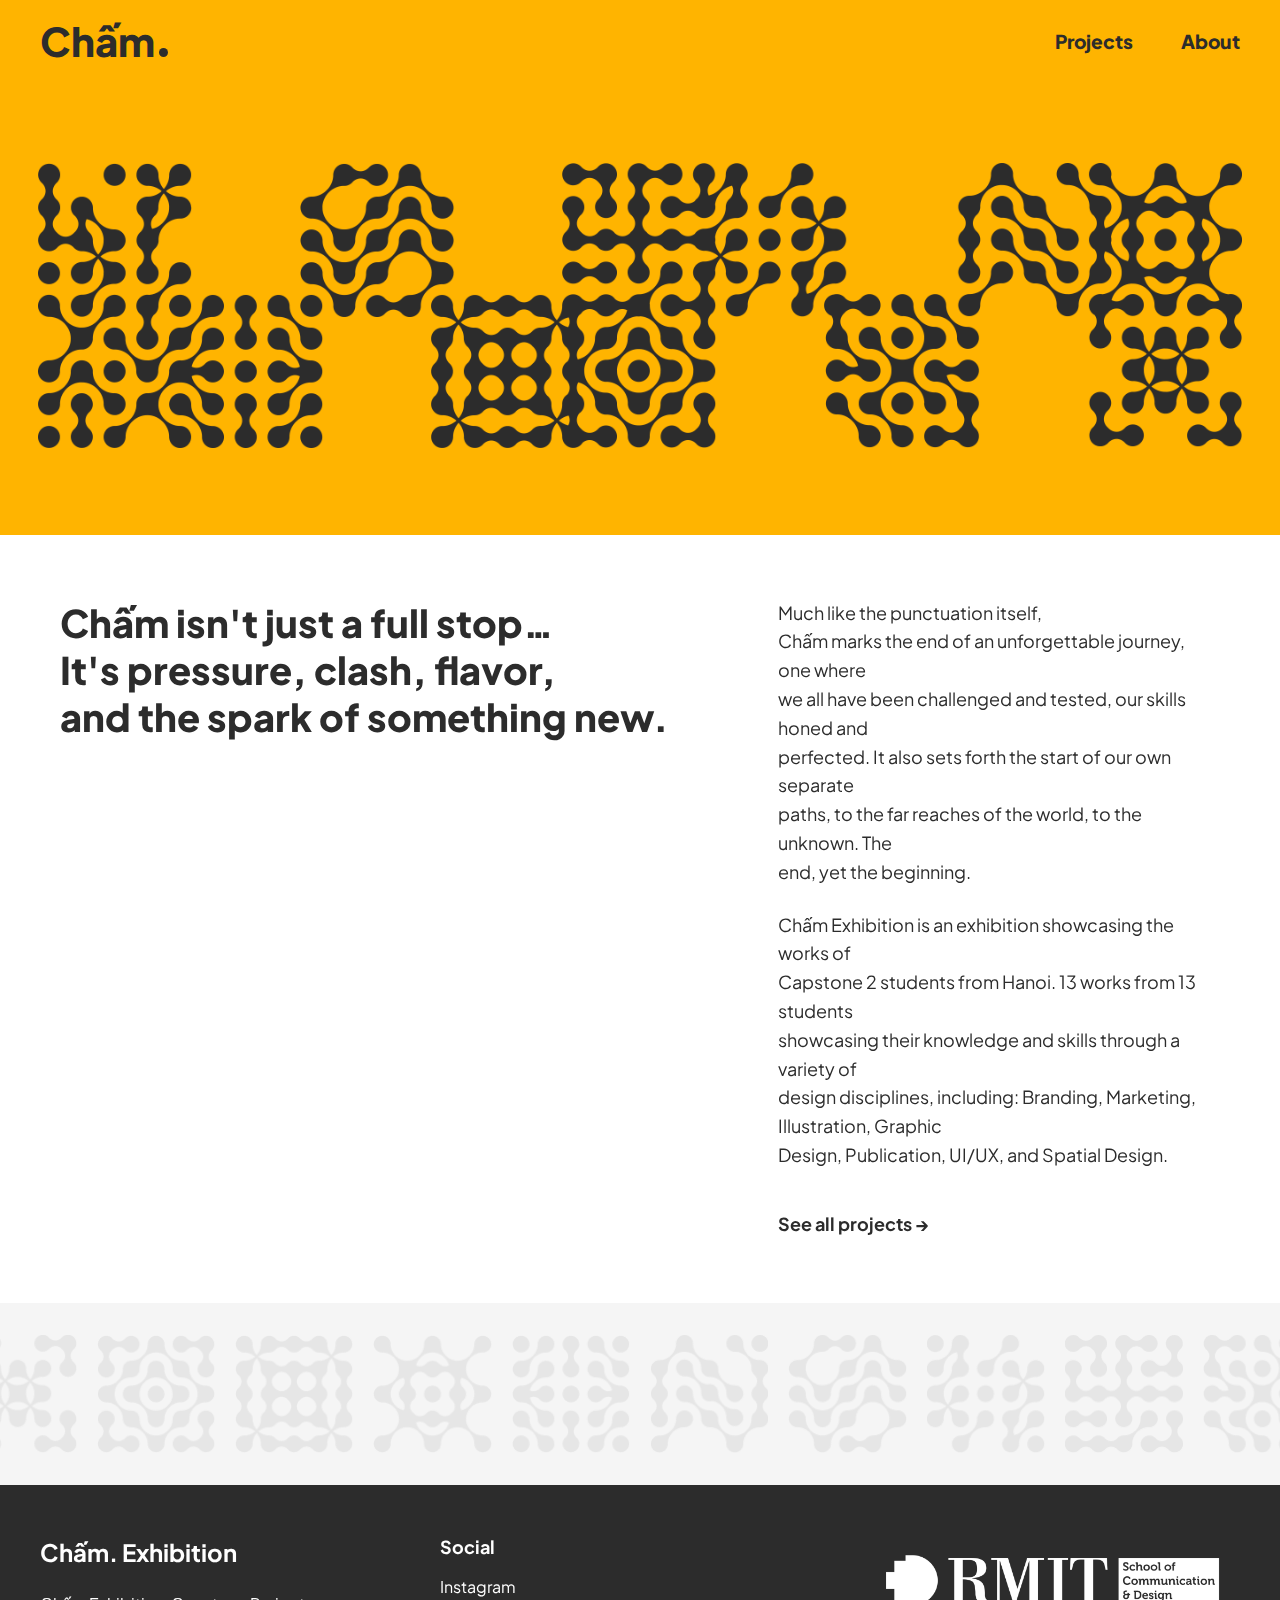
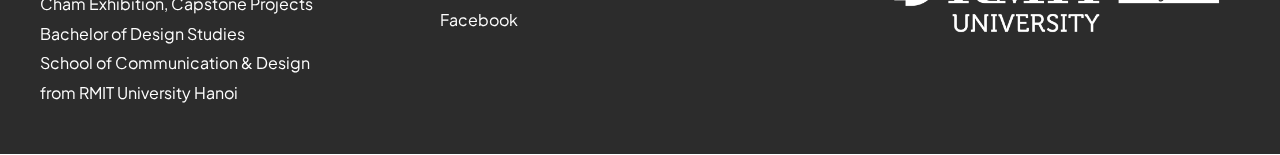
<file: index.html>
<!DOCTYPE html>
<html>
  <head>
    <meta http-equiv="refresh" content="0; url=html/main.html" />
    <title>Redirecting...</title>
  </head>
  <body>
    <p>Redirecting to <a href="html/main.html">html/main.html</a></p>
  </body>
</html>
</file>
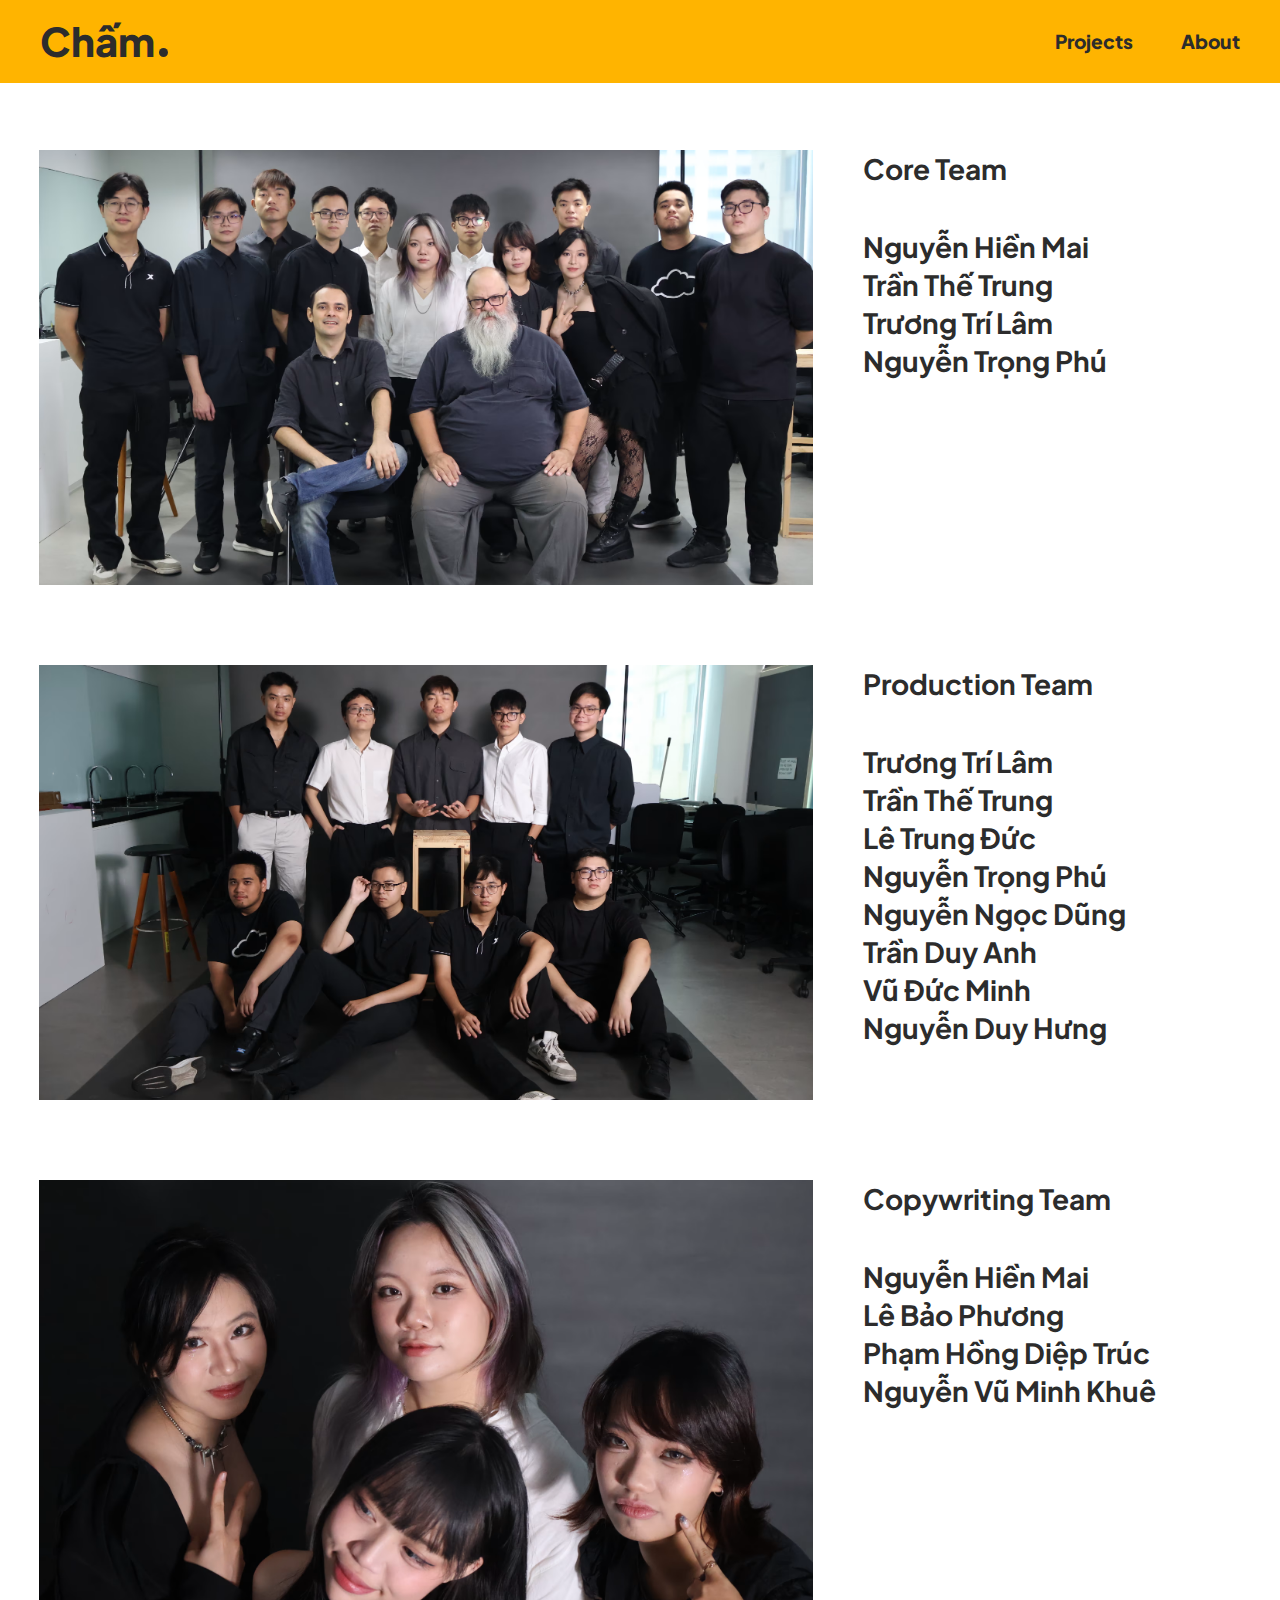
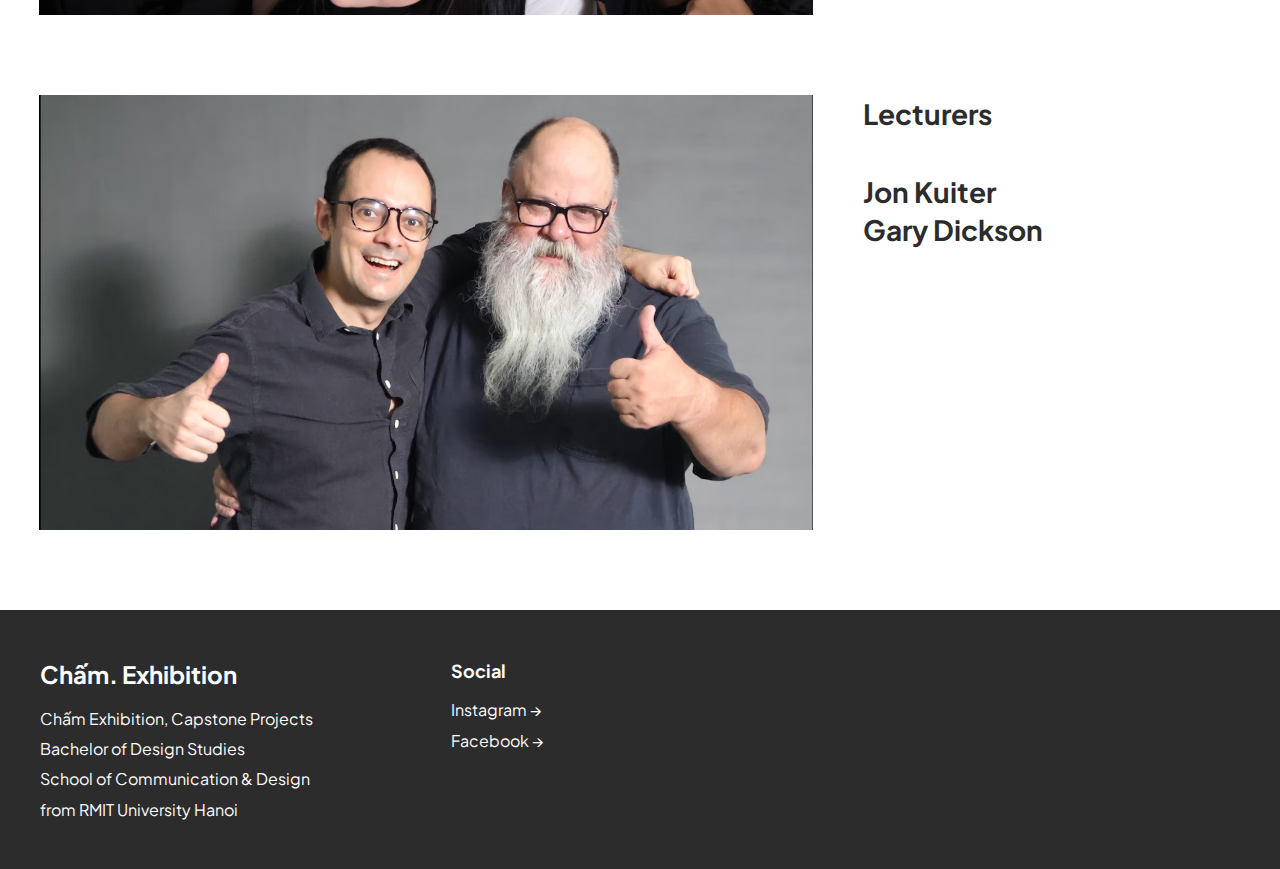
<file: html/about.html>
<!DOCTYPE html>
<html lang="en">
<head>
    <meta charset="UTF-8">
    <meta name="viewport" content="width=device-width, initial-scale=1.0">
    <meta name="description" content="Meet the team behind Chấm Exhibition - RMIT University Hanoi design students and lecturers">
    <title>About - Chấm. Exhibition</title>
    <link rel="icon" type="image/x-icon" href="/images/main/favicon.png">
    <link rel="preconnect" href="https://fonts.googleapis.com">
    <link rel="preconnect" href="https://fonts.gstatic.com" crossorigin>
    <link href="https://fonts.googleapis.com/css2?family=Plus+Jakarta+Sans:wght@400;500;600;700;800&display=swap" rel="stylesheet">
    <link rel="stylesheet" href="../css/about.css">
</head>
<body>
    <!-- Navigation -->
    <nav class="nav-main">
        <div class="nav-logo">
            <a href="/index.html" class="nav-logo-link">
                <span class="nav-logo-text">Chấm</span>
                <div class="nav-logo-dot"></div>
            </a>
        </div>
        
        <div class="nav-links">
            <a href="/html/project.html" class="nav-link-item">Projects</a>
            <a href="/html/about.html" class="nav-link-item">About</a>
        </div>
        
        <!-- Mobile menu button -->
        <div class="mobile-nav-button">
            <button class="mobile-menu-btn">
                <svg width="24" height="24" fill="none" stroke="currentColor" viewBox="0 0 24 24">
                    <path stroke-linecap="round" stroke-linejoin="round" stroke-width="2" d="M4 6h16M4 12h16M4 18h16" />
                </svg>
            </button>
        </div>
    </nav>

    <!-- Main Content -->
    <main class="main-content">
        <!-- Core Team Section -->
        <section class="team-section">
            <div class="team-image">
                <img src="../images/teams/core.avif" alt="Core team members of Chấm Exhibition" class="team-photo" loading="lazy">
            </div>
            <div class="team-content">
                <h2 class="team-title">Core Team</h2>
                <div class="team-members">
                    <p>Nguyễn Hiền Mai</p>
                    <p>Trần Thế Trung</p>
                    <p>Trương Trí Lâm</p>
                    <p>Nguyễn Trọng Phú</p>
                </div>
            </div>
        </section>

        <!-- Production Team Section -->
        <section class="team-section">
            <div class="team-image">
                <img src="../images/teams/production.avif" alt="Production team members of Chấm Exhibition" class="team-photo" loading="lazy">
            </div>
            <div class="team-content">
                <h2 class="team-title">Production Team</h2>
                <div class="team-members">
                    <p>Trương Trí Lâm</p>
                    <p>Trần Thế Trung</p>
                    <p>Lê Trung Đức</p>
                    <p>Nguyễn Trọng Phú</p>
                    <p>Nguyễn Ngọc Dũng</p>
                    <p>Trần Duy Anh</p>
                    <p>Vũ Đức Minh</p>
                    <p>Nguyễn Duy Hưng</p>
                </div>
            </div>
        </section>

        <!-- Copywriting Team Section -->
        <section class="team-section">
            <div class="team-image">
                <img src="../images/teams/copywriting.avif" alt="Copywriting team members of Chấm Exhibition" class="team-photo" loading="lazy">
            </div>
            <div class="team-content">
                <h2 class="team-title">Copywriting Team</h2>
                <div class="team-members">
                    <p>Nguyễn Hiền Mai</p>
                    <p>Lê Bảo Phương</p>
                    <p>Phạm Hồng Diệp Trúc</p>
                    <p>Nguyễn Vũ Minh Khuê</p>
                </div>
            </div>
        </section>

        <!-- Lecturers Section -->
        <section class="team-section">
            <div class="team-image">
                <img src="../images/teams/lec.avif" alt="Lecturers of Chấm Exhibition" class="team-photo" loading="lazy">
            </div>
            <div class="team-content">
                <h2 class="team-title">Lecturers</h2>
                <div class="team-members">
                    <p>Jon Kuiter</p>
                    <p>Gary Dickson</p>
                </div>
            </div>
        </section>
    </main>

    <!-- Footer -->
    <footer class="footer-main">
        <div class="footer-container">
            <div class="footer-grid">
                <div class="footer-section">
                    <h3 class="footer-heading-main">Chấm. Exhibition</h3>
                    <div class="footer-text-block">
                        <p>Chấm Exhibition, Capstone Projects</p>
                        <p>Bachelor of Design Studies</p>
                        <p>School of Communication & Design</p>
                        <p>from RMIT University Hanoi</p>
                    </div>
                </div>
                
                <div class="footer-section">
                    <h4 class="footer-heading-social">Social</h4>
                    <div class="footer-links">
                        <a href="#" class="footer-social-link">Instagram →</a>
                        <a href="#" class="footer-social-link">Facebook →</a>
                    </div>
                </div>
            </div>
        </div>
    </footer>
</body>
</html>
</file>
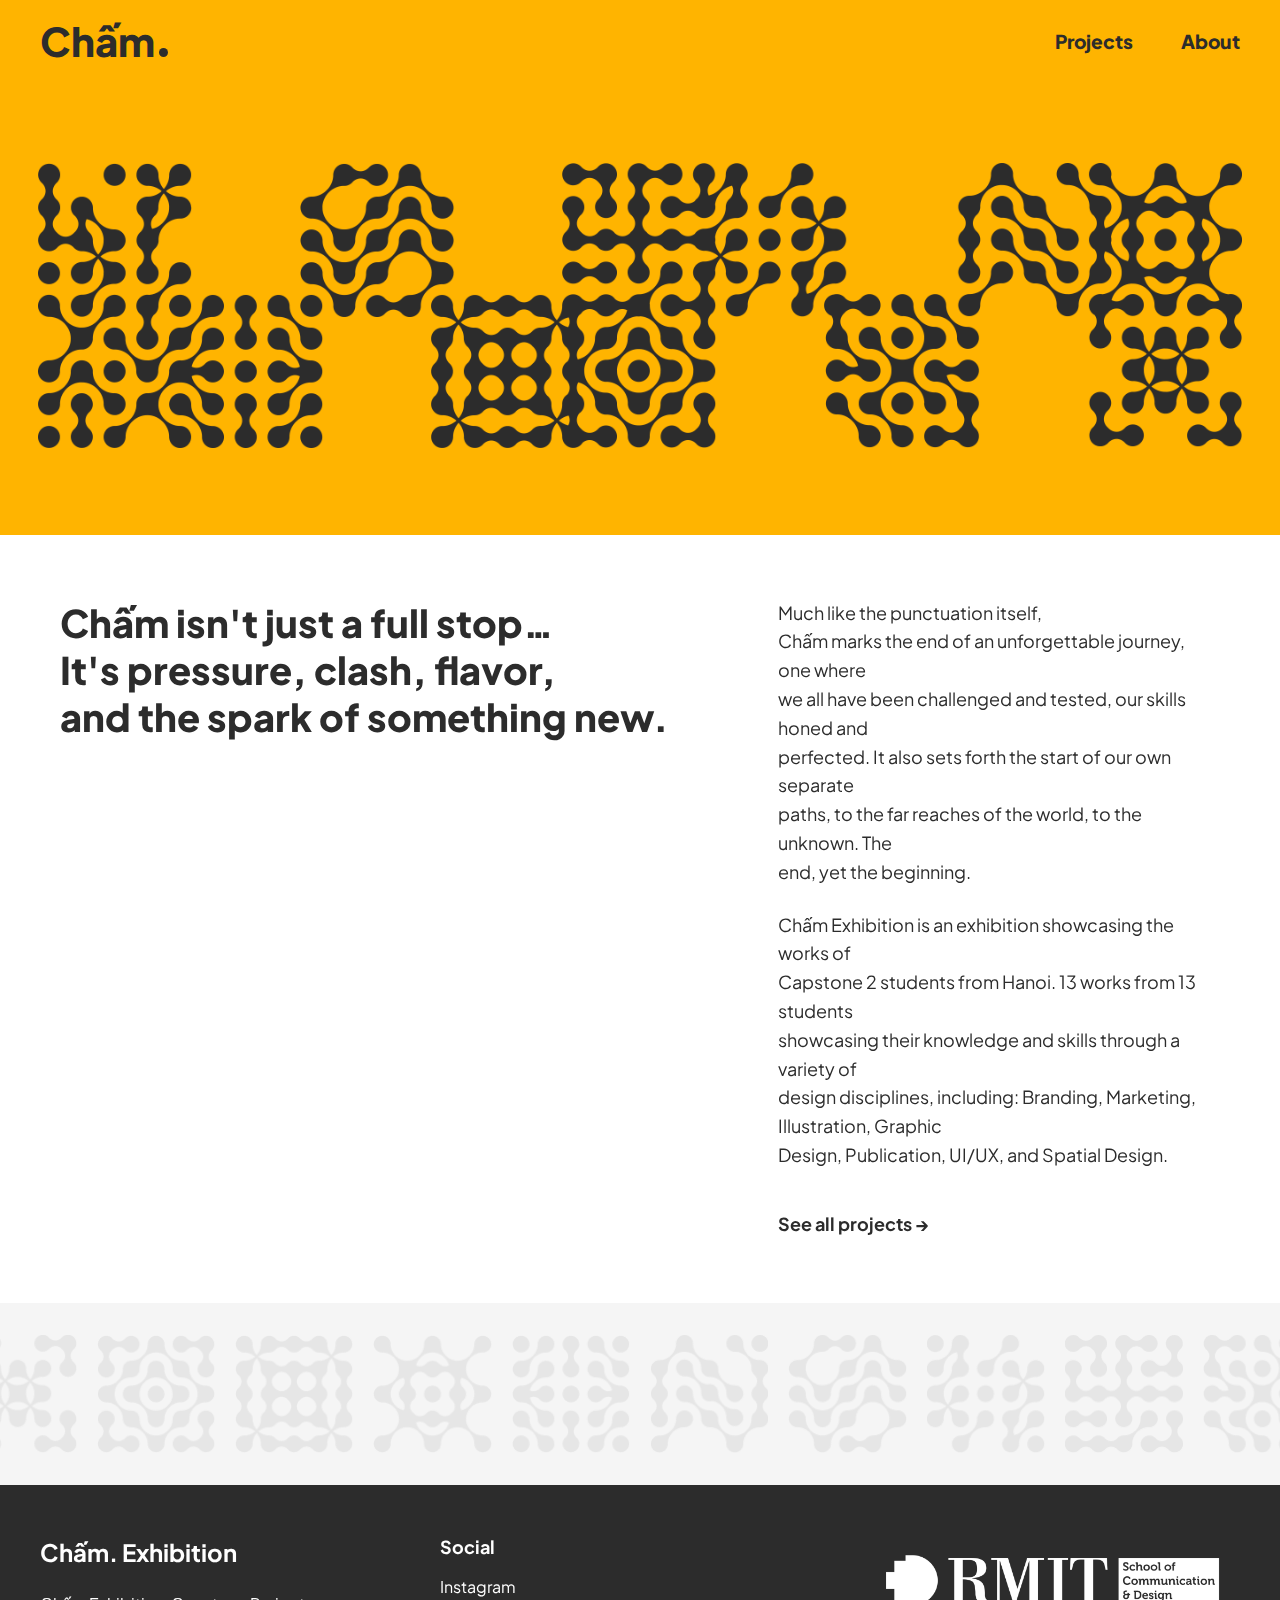
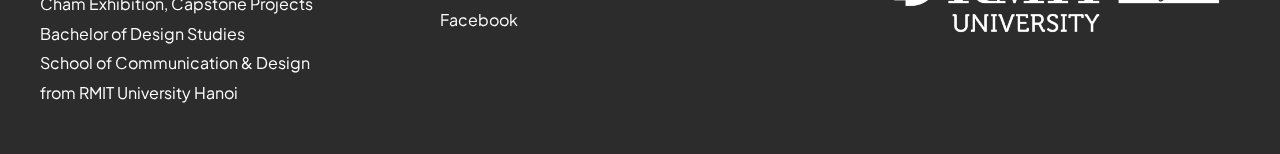
<file: html/main.html>
<!DOCTYPE html>
<html lang="en">
<head>
    <meta charset="UTF-8">
    <meta name="viewport" content="width=device-width, initial-scale=1.0">
    <title>Chấm. Exhibition</title>
    <link rel="preconnect" href="https://fonts.googleapis.com">
    <link rel="preconnect" href="https://fonts.gstatic.com" crossorigin>
    <link href="https://fonts.googleapis.com/css2?family=Plus+Jakarta+Sans:wght@400;600;700;800&display=swap" rel="stylesheet">
    <link rel="stylesheet" href="/css/main.css">
</head>
<body>
    <!-- Navigation -->
    <nav class="nav-main">
        <div class="nav-logo">
            <a href="main.html" class="nav-logo-link">
                <span class="nav-logo-text">Chấm</span>
                <div class="nav-logo-dot"></div>
            </a>
        </div>
        
        <div class="nav-links">
            <a href="project.html" class="nav-link-item">Projects</a>
            <a href="about.html" class="nav-link-item">About</a>
        </div>
        
        <!-- Mobile menu button -->
        <div class="mobile-nav-button">
            <button class="mobile-menu-btn">
                <svg width="24" height="24" fill="none" stroke="currentColor" viewBox="0 0 24 24">
                    <path stroke-linecap="round" stroke-linejoin="round" stroke-width="2" d="M4 6h16M4 12h16M4 18h16" />
                </svg>
            </button>
        </div>
    </nav>

    <main>
        <!-- Hero section with abstract pattern -->
        <section class="hero-section">
            <div class="hero-container">
                <div class="image-container">
                    <img 
                        src="/images/main/des1.png" 
                        alt="Abstract dot pattern design" 
                        class="hero-image"
                    />
                </div>
            </div>
        </section>
        
        <!-- Main content section -->
        <section class="content-section">
            <div class="content-container">
                <div class="content-grid">
                    <div class="content-left">
                        <h1 class="main-heading">
                            Chấm isn't just a full stop…<br>
                            It's pressure, clash, flavor,<br>
                            and the spark of something new.
                        </h1>
                    </div>
                    
                    <div class="content-right">
                        <p class="main-paragraph">
                            Much like the punctuation itself,<br>
                            Chấm marks the end of an unforgettable journey, one where<br>
                            we all have been challenged and tested, our skills honed and<br>
                            perfected. It also sets forth the start of our own separate<br>
                            paths, to the far reaches of the world, to the unknown. The<br>
                            end, yet the beginning.
                        </p>
                        
                        <p class="main-paragraph">
                            Chấm Exhibition is an exhibition showcasing the works of<br>
                            Capstone 2 students from Hanoi. 13 works from 13 students<br>
                            showcasing their knowledge and skills through a variety of<br>
                            design disciplines, including: Branding, Marketing, Illustration, Graphic<br>
                            Design, Publication, UI/UX, and Spatial Design.
                        </p>
                        
                        <div class="cta-container">
                            <a href="project.html" class="cta-link">
                                See all projects →
                            </a>
                        </div>
                    </div>
                </div>
            </div>
        </section>
        
        <!-- Decorative pattern at bottom -->
        <section class="pattern-section">
            <div class="pattern-container">
                <div class="squares-grid">
                    <div class="square-item">
                        <img src="/images/main/square1.png" alt="Pattern Square 1" class="square-image">
                    </div>
                    <div class="square-item">
                        <img src="/images/main/square2.png" alt="Pattern Square 2" class="square-image">
                    </div>
                    <div class="square-item">
                        <img src="/images/main/square3.png" alt="Pattern Square 3" class="square-image">
                    </div>
                    <div class="square-item">
                        <img src="/images/main/square4.png" alt="Pattern Square 4" class="square-image">
                    </div>
                    <div class="square-item">
                        <img src="/images/main/square5.png" alt="Pattern Square 5" class="square-image">
                    </div>
                    <div class="square-item">
                        <img src="/images/main/square6.png" alt="Pattern Square 6" class="square-image">
                    </div>
                    <div class="square-item">
                        <img src="/images/main/square7.png" alt="Pattern Square 7" class="square-image">
                    </div>
                    <div class="square-item">
                        <img src="/images/main/square8.png" alt="Pattern Square 8" class="square-image">
                    </div>
                    <div class="square-item">
                        <img src="/images/main/square9.png" alt="Pattern Square 9" class="square-image">
                    </div>
                    <div class="square-item">
                        <img src="/images/main/square10.png" alt="Pattern Square 10" class="square-image">
                    </div>
                </div>
            </div>
        </section>
    </main>
    
    <!-- Footer -->
    <footer class="footer-main">
        <div class="footer-container">
            <div class="footer-grid">
                <div class="footer-section">
                    <h3 class="footer-heading-main">Chấm. Exhibition</h3>
                    <div class="footer-text-block">
                        <p>Chấm Exhibition, Capstone Projects</p>
                        <p>Bachelor of Design Studies</p>
                        <p>School of Communication & Design</p>
                        <p>from RMIT University Hanoi</p>
                    </div>
                </div>
                
                <div class="footer-section">
                    <h4 class="footer-heading-social">Social</h4>
                    <div class="footer-links">
                        <a href="#" class="footer-social-link">Instagram</a>
                        <a href="#" class="footer-social-link">Facebook</a>
                    </div>
                </div>
                
                <div class="footer-logo-section">
                    <div class="footer-logo-container">
                        <img 
                            src="/images/footer/rmit_logo.png" 
                            alt="RMIT University" 
                            class="footer-logo-image"
                        />
                    </div>
                </div>
            </div>
        </div>
    </footer>
</body>
</html>
</file>
<file: css/about.css>
:root {
    --cham-orange: #FFB400;
    --cham-dark: #2C2C2C;
    --cham-gray: #F5F5F5;
    --white: #FFFFFF;
    --black: #000000;
}

* {
    margin: 0;
    padding: 0;
    box-sizing: border-box;
}

body {
    font-family: 'Plus Jakarta Sans', sans-serif;
    background-color: #ffffff;
    color: #2C2C2C;
    line-height: 1.4;
}

/* Navigation Styles */
.nav-main {
    width: 100%;
    height: 80px;
    background-color: var(--cham-orange);
    display: flex;
    align-items: center;
    justify-content: space-between;
    padding: 0 24px;
    position: sticky;
    top: 0;
    z-index: 100;
}

.nav-logo {
    display: flex;
    align-items: center;
}

.nav-logo-link {
    display: flex;
    align-items: end;
    text-decoration: none;
}

.nav-logo-text {
    color: var(--cham-dark);
    font-size: 32px;
    font-weight: 800;
    line-height: 1;
}

.nav-logo-dot {
    width: 8px;
    height: 8px;
    background-color: var(--cham-dark);
    border-radius: 50%;
    margin-left: 4px;
    margin-bottom: 4px;
}

.nav-links {
    display: flex;
    align-items: center;
    gap: 32px;
}

.nav-link-item {
    color: var(--cham-dark);
    font-size: 18px;
    font-weight: 800;
    text-decoration: none;
    transition: opacity 0.3s ease;
}

.nav-link-item:hover {
    opacity: 0.8;
}

.mobile-nav-button {
    display: none;
}

.mobile-menu-btn {
    background: none;
    border: none;
    color: var(--cham-dark);
    cursor: pointer;
    padding: 4px;
}

/* Main Content */
.main-content {
    padding: 67px 39px 0;
    max-width: 1440px;
    margin: 0;
}

.team-section {
    display: flex;
    margin-bottom: 80px;
    height: 435px;
}

.team-image {
    width: 774px;
    height: 435px;
    background-color: #736E69;
    margin-right: 50px;
    flex-shrink: 0;
    overflow: hidden;
}

.team-photo {
    width: 100%;
    height: 100%;
    object-fit: cover;
    display: block;
}

.team-content {
    flex: 1;
    padding-top: 0;
}

.team-title {
    font-size: 28px;
    font-weight: 700;
    color: #2C2C2C;
    margin-bottom: 40px;
    line-height: 38px;
}

.team-members {
    font-size: 28px;
    font-weight: 700;
    color: #2C2C2C;
    line-height: 38px;
}

.team-members p {
    margin-bottom: 0;
}

/* Footer */
.footer-main {
    background-color: var(--cham-dark);
    color: var(--white);
    padding: 32px 0;
}

.footer-container {
    width: 100%;
    padding: 0;
}

.footer-grid {
    display: grid;
    grid-template-columns: 1fr;
    gap: 32px;
}

.footer-section {
    display: flex;
    flex-direction: column;
    gap: 16px;
}

.footer-heading-main {
    color: var(--white);
    font-size: 20px;
    font-weight: 700;
}

.footer-heading-social {
    color: var(--white);
    font-size: 18px;
    font-weight: 700;
}

.footer-text-block {
    display: flex;
    flex-direction: column;
    gap: 8px;
}

.footer-text-block p {
    font-size: 14px;
    color: var(--white);
}

.footer-links {
    display: flex;
    flex-direction: column;
    gap: 8px;
}

.footer-social-link {
    color: var(--white);
    font-size: 14px;
    text-decoration: none;
    transition: opacity 0.3s ease;
}

.footer-social-link:hover {
    opacity: 0.8;
}


/* Responsive Design */
/* Tablet Styles */
@media (min-width: 768px) {
    .nav-links {
        display: flex;
    }
    
    .mobile-nav-button {
        display: none;
    }
    
    .footer-grid {
        grid-template-columns: repeat(2, 1fr);
    }
}

/* Desktop Styles */
@media (min-width: 1024px) {
    .nav-main {
        height: 83px;
        padding: 0 40px;
    }
    
    .nav-logo-text {
        font-size: 39.81px;
    }
    
    .nav-logo-dot {
        width: 9px;
        height: 9px;
    }
    
    .nav-links {
        gap: 48px;
    }
    
    .nav-link-item {
        font-size: 19.2px;
    }
    
    .footer-main {
        padding: 48px 40px;
    }
    
    .footer-grid {
        grid-template-columns: repeat(3, 1fr);
    }
    
    .footer-heading-main {
        font-size: 24px;
    }
    
    .footer-text-block p,
    .footer-social-link {
        font-size: 16px;
    }
}

/* iPhone 14 Pro Max optimized styles (430px) */
@media (max-width: 430px) {
    .nav-main {
        height: 70px;
        padding: 0 20px;
    }
    
    .nav-logo-text {
        font-size: 28px;
    }
    
    .nav-logo-dot {
        width: 7px;
        height: 7px;
        margin-bottom: 3px;
    }
    
    .nav-links {
        display: flex;
        gap: 20px;
    }
    
    .nav-link-item {
        font-size: 14px;
        font-weight: 700;
    }
    
    .mobile-nav-button {
        display: none;
    }
    
    .main-content {
        padding: 16px 12px 0;
        margin: 0;
        width: 100%;
    }
    
    .team-section {
        flex-direction: column;
        margin-bottom: 32px;
        height: auto;
        width: 100%;
        padding: 0;
        margin-left: 0;
        margin-right: 0;
    }
    
    .team-image {
        width: calc(100% - 24px);
        height: 240px;
        margin: 0 12px 24px 12px;
        flex-shrink: 0;
        overflow: hidden;
    }
    
    .team-photo {
        width: 100%;
        height: 100%;
        object-fit: cover;
        border-radius: 0;
        display: block;
        margin: 0;
        padding: 0;
    }
    
    .team-content {
        width: 100%;
        flex: none;
        padding: 0 12px;
        margin: 0;
    }
    
    .team-title {
        font-size: 24px;
        margin-bottom: 20px;
        font-weight: 700;
        width: 100%;
    }
    
    .team-members {
        font-size: 24px;
        line-height: 28px;
        width: 100%;
    }
    
    .team-members p {
        margin-bottom: 4px;
        width: 100%;
    }
    
    /* Footer styles for mobile */
    .footer-main {
        padding: 24px 16px;
    }
    
    .footer-grid {
        display: flex;
        flex-direction: column;
        gap: 24px;
        position: relative;
    }
    
    .footer-section:first-child {
        order: 1;
    }
    
    .footer-section:nth-child(2) {
        order: 2;
        position: relative;
        padding-right: 60px;
    }
    
    .footer-heading-social {
        font-size: 16px;
        margin-bottom: 8px;
    }
    
    .footer-links {
        display: flex;
        flex-direction: column;
        gap: 8px;
    }
    
    .footer-heading-main {
        font-size: 18px;
        margin-bottom: 12px;
    }
    
    .footer-heading-social {
        font-size: 16px;
        margin-bottom: 8px;
    }
    
    .footer-text-block p {
        font-size: 14px;
        line-height: 1.4;
    }
    
    .footer-social-link {
        font-size: 14px;
    }
}
</file>
<file: css/main.css>
/* Reset and base styles */
* {
    margin: 0;
    padding: 0;
    box-sizing: border-box;
}

:root {
    --cham-orange: #FFB400;
    --cham-dark: #2C2C2C;
    --cham-gray: #F5F5F5;
    --white: #FFFFFF;
    --black: #000000;
}

body {
    font-family: 'Plus Jakarta Sans', sans-serif;
    line-height: 1.6;
    color: var(--cham-dark);
    background-color: var(--white);
}

/* Navigation Styles */
.nav-main {
    width: 100%;
    height: 80px;
    background-color: var(--cham-orange);
    display: flex;
    align-items: center;
    justify-content: space-between;
    padding: 0 24px;
    position: relative;
}

.nav-logo {
    display: flex;
    align-items: center;
}

.nav-logo-link {
    display: flex;
    align-items: end;
    text-decoration: none;
}

.nav-logo-text {
    color: var(--cham-dark);
    font-size: 32px;
    font-weight: 800;
    line-height: 1;
}

.nav-logo-dot {
    width: 8px;
    height: 8px;
    background-color: var(--cham-dark);
    border-radius: 50%;
    margin-left: 4px;
    margin-bottom: 4px;
}

.nav-links {
    display: none;
    align-items: center;
    gap: 32px;
}

.nav-link-item {
    color: var(--cham-dark);
    font-size: 18px;
    font-weight: 800;
    text-decoration: none;
    transition: opacity 0.3s ease;
}

.nav-link-item:hover {
    opacity: 0.8;
}

.mobile-nav-button {
    display: block;
}

.mobile-menu-btn {
    background: none;
    border: none;
    color: var(--cham-dark);
    cursor: pointer;
    padding: 4px;
}

/* Hero Section */
.hero-section {
    background-color: var(--cham-orange);
    padding: 48px 24px;
}

.hero-container {
    display: flex;
    justify-content: center;
    max-width: 99%;
    margin: 0 auto;
}

.image-container {
    width: 100%;
    overflow: hidden;
}

.hero-image,
.pattern-image {
    width: 100%;
    height: auto;
    object-fit: contain;
}

/* Main Content Section */
.content-section {
    background-color: var(--white);
    padding: 48px 0;
}

.content-container {
    width: 100%;
    margin: 0;
    padding: 0 20px;
}

.content-grid {
    display: grid;
    grid-template-columns: 1fr;
    gap: 32px;
}

.content-left,

.content-right {
    display: flex;
    flex-direction: column;
    gap: 24px;
}

.main-heading {
    color: var(--cham-dark);
    font-size: 28px;
    font-style: normal;
    font-weight: 800;
    line-height: normal;
}

.main-paragraph {
    color: var(--cham-dark);
    font-size: 16px;
    line-height: 1.6;
}

.cta-container {
    padding-top: 16px;
}

.cta-link {
    color: var(--cham-dark);
    font-size: 16px;
    font-weight: 700;
    text-decoration: none;
    display: inline-flex;
    align-items: center;
    transition: opacity 0.3s ease;
}

.cta-link:hover {
    opacity: 0.8;
}

/* Pattern Section */
.pattern-section {
    background-color: var(--cham-gray);
    padding: 32px 0;
    overflow-x: auto;
}

.pattern-container {
    max-width: 1280px;
    margin: 0 auto;
    padding: 0 24px;
}

.squares-grid {
    display: flex;
    gap: 20px;
    justify-content: center;
    align-items: center;
    flex-wrap: nowrap;
}

.square-item {
    flex-shrink: 0;
    width: 118.307px;
    height: 118.28px;
    overflow: hidden;
}

.square-image {
    width: 100%;
    height: 100%;
    object-fit: cover;
    display: block;
}

/* Footer */
.footer-main {
    background-color: var(--cham-dark);
    color: var(--white);
    padding: 32px 0;
}

.footer-container {
    width: 100%; 
    padding: 0;
}


.footer-grid {
    display: grid;
    grid-template-columns: 2fr 1fr auto;
    align-items: start;
    justify-content: space-between;
    width: 100%;
}

.footer-section {
    display: flex;
    flex-direction: column;
    gap: 12px;
}

.footer-heading-main {
    margin-bottom: 8px;
}

.footer-heading-social {
    color: var(--white);
    font-size: 18px;
    font-weight: 700;
}

.footer-text-block {
    display: flex;
    flex-direction: column;
    gap: 4px;
}

.footer-text-block p {
    font-size: 14px;
    color: var(--white);
}

.footer-links {
    display: flex;
    flex-direction: column;
    gap: 8px;
}

.footer-social-link {
    color: var(--white);
    font-size: 14px;
    text-decoration: none;
    transition: opacity 0.3s ease;
}

.footer-social-link:hover {
    opacity: 0.8;
}

.footer-logo-section {
    display: flex;
    align-items: flex-start;
    justify-content: flex-end;
}

.footer-logo-container {
    text-align: left;
}

.footer-logo-image {
    height: 80px;
    width: auto;
    filter: brightness(0) invert(1);
}

/* Tablet Styles */
@media (min-width: 768px) {
    .nav-links {
        display: flex;
    }
    
    .mobile-nav-button {
        display: none;
    }
    
    .footer-grid {
        grid-template-columns: repeat(2, 1fr);
    }
    
    .footer-logo-section {
        grid-column: span 2;
    }
}

/* Desktop Styles */
@media (min-width: 1024px) {
    .nav-main {
        height: 83px;
        padding: 0 40px;
    }
    
    .nav-logo-text {
        font-size: 39.81px;
    }
    
    .nav-logo-dot {
        width: 9px;
        height: 9px;
    }
    
    .nav-links {
        gap: 48px;
    }
    
    .nav-link-item {
        font-size: 19.2px;
    }
    
    .hero-section {
        padding: 80px 32px;
    }
    
    .content-section {
        padding: 64px 0;
    }
    
    .content-container {
        padding: 0 40px;
    }
    
    .content-grid {
        grid-template-columns: 1.3fr 0.9fr;
        gap: 80px;
        align-items: flex-start;
    }
    
    .content-left {
        text-align: left;
        padding-right: 0;
    }
    
    .content-right {
        text-align: left;
        padding-left: 0;
    }
    
    .main-heading {
        font-size: 32px;
    }
    
    .main-paragraph {
        font-size: 18px;
    }
    
    .cta-link {
        font-size: 18px;
    }
    
    .pattern-container {
        padding: 0 40px;
    }
    
    .footer-main {
        padding: 48px 40px;
    }
    
    .footer-grid {
        grid-template-columns: repeat(3, 1fr);
    }
    
    .footer-logo-section {
        grid-column: span 1;
        justify-content: flex-end;
    }
    
    .footer-logo-container {
        text-align: right;
    }
    
    .footer-logo-image {
        height: 120px;
    }
    
    .footer-heading-main {
        font-size: 24px;
    }
    
    .footer-text-block p,
    .footer-social-link {
        font-size: 16px;
    }
}

/* Large Desktop Styles */
@media (min-width: 1280px) {
    .main-heading {
        font-size: 38px;
    }
    
    .content-container {
        padding: 0 60px;
    }
}

/* Extra Large Desktop Styles */
@media (min-width: 1536px) {
    .main-heading {
        font-size: 44px;
    }
    
    .content-container {
        padding: 0 80px;
    }
}

/* Utility classes for responsive behavior */
@media (max-width: 767px) {
    .nav-links {
        display: none;
    }
    
    .mobile-nav-button {
        display: block;
    }
    
    /* Mobile hero section */
    .hero-section {
        padding: 32px 16px;
    }
    
    .hero-container {
        max-width: 100%;
    }
    
    .image-container {
        max-width: 100%;
    }
    
    /* Mobile squares grid */
    .pattern-section {
        padding: 24px 0;
    }
    
    .pattern-container {
        padding: 0 12px;
    }
    
    .squares-grid {
        justify-content: flex-start;
        overflow-x: auto;
        padding-bottom: 8px;
        gap: 15px;
    }
    
    .square-item {
        width: 80px;
        height: 80px;
    }
}
</file>
